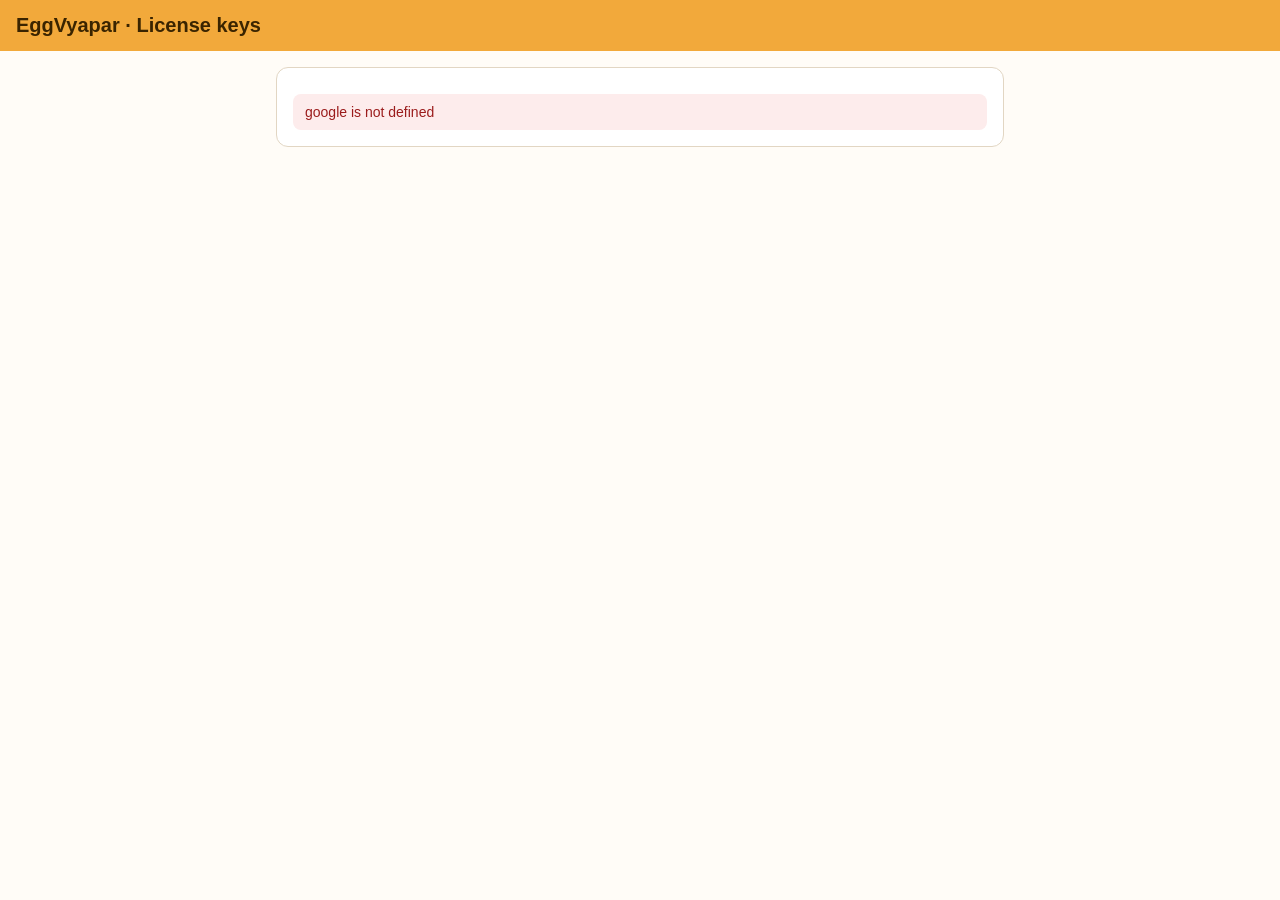
<file: license-web/Index.html>
<!DOCTYPE html>
<html>
<head>
  <base target="_top">
  <meta charset="utf-8">
  <style>
    :root { --brown: #7A4A00; --egg: #F2A93B; --cream: #FBF3E6; --ink: #1F242B; --muted: #5F6670; --rule: #E2D6C3; --bad: #9B1C1C; }
    * { box-sizing: border-box; }
    body { margin: 0; font-family: "Segoe UI", Roboto, Arial, sans-serif; color: var(--ink); background: #FFFCF7; }
    header { background: var(--egg); padding: 14px 16px; }
    header h1 { margin: 0; font-size: 20px; color: #3A2400; }
    main { max-width: 760px; margin: 0 auto; padding: 16px; }
    section { background: #fff; border: 1px solid var(--rule); border-radius: 12px; padding: 16px; margin-bottom: 16px; }
    h2 { margin: 0 0 10px; font-size: 17px; color: var(--brown); }
    label { display: block; font-size: 13px; color: var(--muted); margin: 10px 0 4px; }
    input, select { width: 100%; padding: 11px 12px; font-size: 16px; border: 1px solid var(--rule); border-radius: 8px; }
    .row { display: flex; gap: 12px; } .row > div { flex: 1; }
    button { margin-top: 14px; padding: 12px 18px; font-size: 16px; border: 0; border-radius: 22px; background: var(--brown); color: #fff; cursor: pointer; }
    button.secondary { background: #fff; color: var(--brown); border: 1px solid var(--brown); }
    button:disabled { opacity: .5; }
    .key { font-family: Consolas, monospace; font-size: 14px; word-break: break-all; background: var(--cream); border-radius: 8px; padding: 12px; margin-top: 10px; }
    .msg { margin-top: 10px; padding: 10px 12px; border-radius: 8px; font-size: 14px; }
    .msg.bad { background: #FDECEC; color: var(--bad); } .msg.ok { background: #EAF5EA; color: #1E5E22; }
    table { width: 100%; border-collapse: collapse; font-size: 13px; }
    th, td { text-align: left; padding: 7px 6px; border-bottom: 1px solid var(--rule); vertical-align: top; }
    th { color: var(--muted); font-weight: 600; }
    .small { font-size: 12px; color: var(--muted); }
    .actions { display: flex; gap: 8px; flex-wrap: wrap; }
  </style>
</head>
<body>
<header><h1>EggVyapar · License keys</h1></header>
<main>
  <section id="loading">Loading…</section>

  <section id="sell" hidden>
    <h2>New license (sell)</h2>
    <label for="customer">Customer name</label><input id="customer" autocomplete="off">
    <label for="shop">Shop name</label><input id="shop" autocomplete="off">
    <div class="row">
      <div><label for="phone">Phone (optional)</label><input id="phone" inputmode="tel" autocomplete="off"></div>
      <div><label for="max">Phones allowed</label><input id="max" type="number" min="1" max="255" value="1"></div>
    </div>
    <label for="device">Device code (from the customer's Activation screen)</label>
    <input id="device" placeholder="XXXX-XXXX-XXXX-XXXX" autocomplete="off" autocapitalize="characters">
    <button id="generate">Generate key</button>
    <div id="sellResult"></div>
  </section>

  <section id="more" hidden>
    <h2>Another phone for an existing license</h2>
    <label for="license">License</label><select id="license"></select>
    <label for="device2">Device code of the new phone</label>
    <input id="device2" placeholder="XXXX-XXXX-XXXX-XXXX" autocomplete="off" autocapitalize="characters">
    <div class="actions">
      <button id="generate2">Generate key</button>
      <button id="raise" class="secondary">Change phones allowed…</button>
    </div>
    <div id="moreResult"></div>
  </section>

  <section id="list" hidden>
    <h2>Licenses</h2>
    <p class="small">The same list is in the Google Sheet (tabs Licenses and Devices) — use File → Download for Excel.</p>
    <table><thead><tr><th>License</th><th>Customer · Shop</th><th>Phones</th><th></th></tr></thead><tbody id="rows"></tbody></table>
  </section>
</main>

<?!= include('Crypto'); ?>
<script>
  var signingKey = null, licenses = [];

  function $(id) { return document.getElementById(id); }
  function esc(s) { return String(s == null ? '' : s).replace(/[&<>"]/g, function (c) { return { '&': '&amp;', '<': '&lt;', '>': '&gt;', '"': '&quot;' }[c]; }); }
  function call(fn) {
    var args = Array.prototype.slice.call(arguments, 1);
    return new Promise(function (resolve, reject) {
      var runner = google.script.run.withSuccessHandler(resolve).withFailureHandler(function (e) { reject(new Error(e && e.message || e)); });
      runner[fn].apply(runner, args);
    });
  }

  function showKey(box, result, customer) {
    var text = 'Thank you for buying EggVyapar!\nYour lifetime license key (for this phone only):\n\n' + result.key +
      '\n\nIn the app: copy this key, tap "Paste from clipboard", then "Activate".\nSupport: Vinayak Metagoli, +91 7848971006';
    box.innerHTML = '<div class="msg ok">' + (result.existing ? 'This phone already had a key under ' : 'Key made for ') + esc(result.licenseId) +
      ' (' + esc(customer) + '). Send it to the customer:</div><div class="key" id="keyText">' + esc(result.key) + '</div>' +
      '<div class="actions"><button class="secondary" id="copyKey">Copy key</button>' +
      '<button id="waKey">Send on WhatsApp</button></div>';
    box.querySelector('#copyKey').onclick = function () { navigator.clipboard.writeText(result.key); this.textContent = 'Copied'; };
    box.querySelector('#waKey').onclick = function () { window.open('https://wa.me/?text=' + encodeURIComponent(text), '_blank'); };
  }

  function showError(box, e) { box.innerHTML = '<div class="msg bad">' + esc(e.message || e) + '</div>'; }

  async function issue(req, box, button) {
    button.disabled = true;
    box.innerHTML = '';
    try {
      var hash = EV.parseDeviceCode(req.deviceCode);
      if (!hash) throw new Error('That is not a Device code. It has 16 characters, like 7K2Q-M9XP-4RTD-H8WN. Copy it exactly as sent.');
      req.deviceCode = EV.deviceCode(hash);
      var plan = await call('prepare', req);
      var key = plan.existingKey;
      if (!key) {
        key = await EV.makeKey(signingKey, EV.parseLicenseId(plan.licenseId), plan.maxDevices, hash);
        licenses = await call('saveKey', plan.licenseId, plan.deviceCode, key);
        render();
      }
      showKey(box, { key: key, licenseId: plan.licenseId, existing: !!plan.existingKey }, plan.license.customer);
      return true;
    } catch (e) {
      showError(box, e);
      return false;
    } finally {
      button.disabled = false;
    }
  }

  function render() {
    $('license').innerHTML = licenses.map(function (l) {
      return '<option value="' + esc(l.id) + '">' + esc(l.id + ' · ' + l.customer + ' · ' + l.shop + ' (' + l.devices.length + '/' + l.maxDevices + ')') + '</option>';
    }).join('');
    $('more').hidden = licenses.length === 0;
    $('rows').innerHTML = licenses.map(function (l) {
      return '<tr><td>' + esc(l.id) + '<div class="small">' + esc(l.created.slice(0, 10)) + '</div></td><td>' + esc(l.customer) + '<div class="small">' +
        esc(l.shop) + (l.phone ? ' · ' + esc(l.phone) : '') + '</div></td><td>' + l.devices.length + ' / ' + l.maxDevices +
        '<div class="small">' + l.devices.map(function (d) { return esc(d.deviceCode); }).join('<br>') + '</div></td><td>' +
        (l.issued ? 'issued' : 'not issued') + '</td></tr>';
    }).join('') || '<tr><td colspan="4" class="small">No licenses yet.</td></tr>';
  }

  $('generate').onclick = async function () {
    var ok = await issue({
      customer: $('customer').value, shop: $('shop').value, phone: $('phone').value, maxDevices: Number($('max').value || 1),
      deviceCode: $('device').value, newLicenseId: EV.licenseIdText(EV.randomLicenseId()),
    }, $('sellResult'), this);
    if (ok) { $('customer').value = $('shop').value = $('phone').value = $('device').value = ''; $('max').value = 1; }
  };

  $('generate2').onclick = function () {
    issue({ licenseId: $('license').value, deviceCode: $('device2').value }, $('moreResult'), this);
  };

  $('raise').onclick = async function () {
    var id = $('license').value;
    var license = licenses.filter(function (l) { return l.id === id; })[0];
    var value = prompt('Phones allowed for ' + id + ' (' + license.customer + '), now ' + license.maxDevices + ':', license.maxDevices + 1);
    if (!value) return;
    try { licenses = await call('setLimit', id, Number(value)); render(); $('moreResult').innerHTML = '<div class="msg ok">Updated.</div>'; }
    catch (e) { showError($('moreResult'), e); }
  };

  call('bootstrap').then(async function (data) {
    signingKey = await EV.importSigningKey(data.signingKey);
    licenses = data.licenses;
    $('loading').hidden = true;
    $('sell').hidden = false; $('list').hidden = false;
    render();
  }).catch(function (e) { showError($('loading'), e); });
</script>
</body>
</html>
</file>
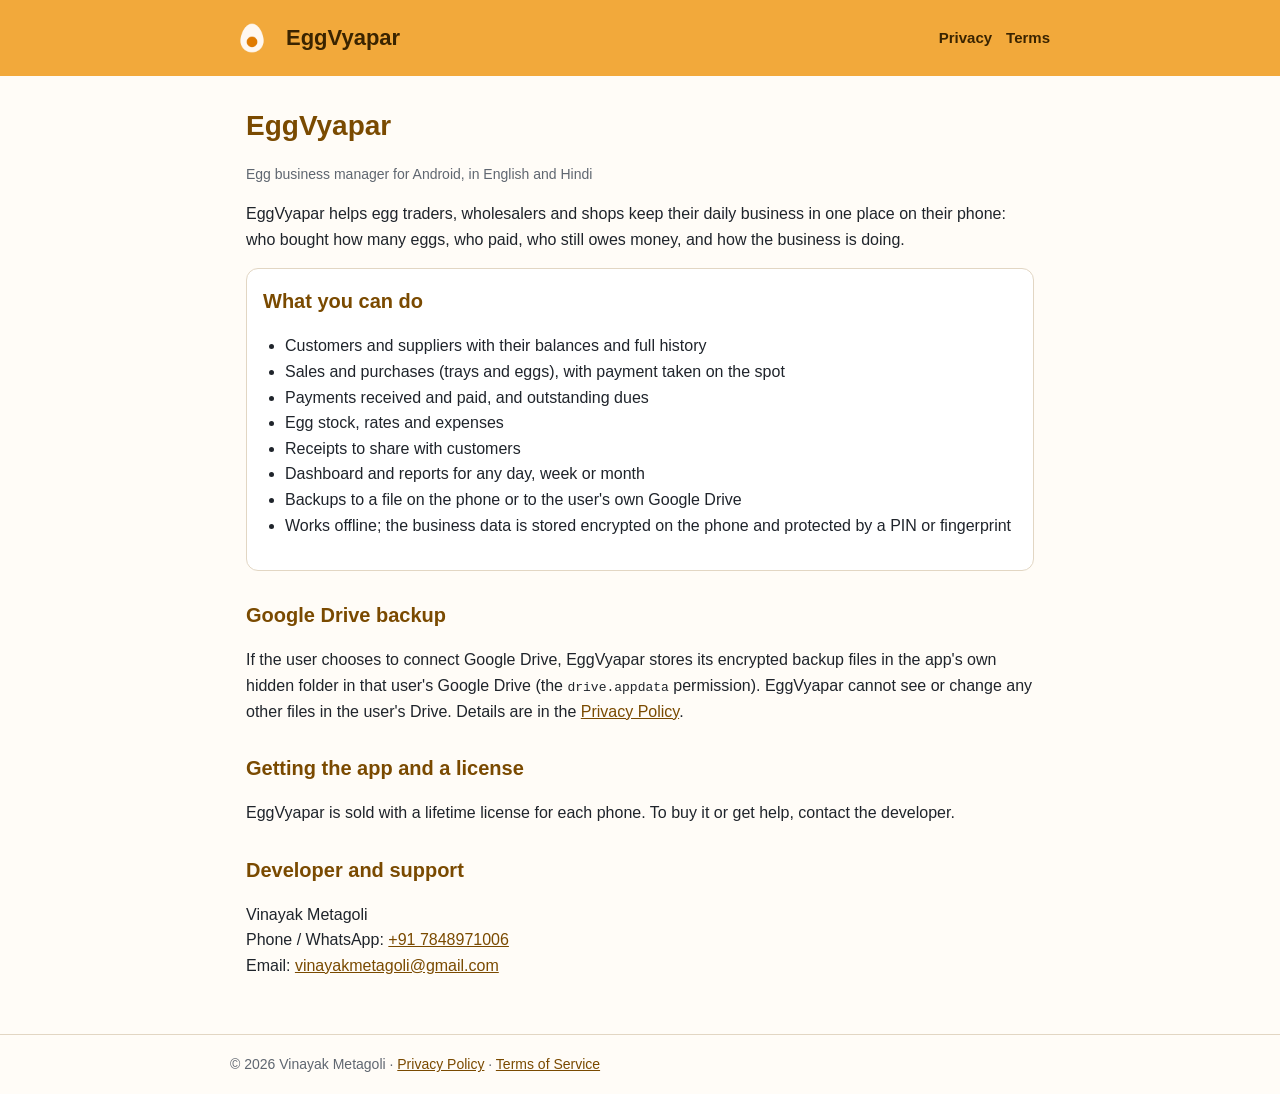
<file: website/index.html>
<!DOCTYPE html>
<html lang="en">
<head>
  <meta charset="utf-8">
  <meta name="viewport" content="width=device-width, initial-scale=1">
  <title>EggVyapar – Egg business manager for Android</title>
  <meta name="description" content="EggVyapar is an Android app for egg traders and shops: customers, sales, purchases, payments, dues, stock and reports.">
  <link rel="icon" href="logo.png">
  <link rel="stylesheet" href="style.css">
</head>
<body>
<header><div class="wrap">
  <img src="logo.png" alt="EggVyapar logo"><a href="./">EggVyapar</a>
  <nav><a href="privacy.html">Privacy</a><a href="terms.html">Terms</a></nav>
</div></header>
<main class="wrap">
  <h1>EggVyapar</h1>
  <p class="muted">Egg business manager for Android, in English and Hindi</p>

  <p>EggVyapar helps egg traders, wholesalers and shops keep their daily business in one place on their phone:
    who bought how many eggs, who paid, who still owes money, and how the business is doing.</p>

  <div class="card">
    <h2 style="margin-top:0">What you can do</h2>
    <ul>
      <li>Customers and suppliers with their balances and full history</li>
      <li>Sales and purchases (trays and eggs), with payment taken on the spot</li>
      <li>Payments received and paid, and outstanding dues</li>
      <li>Egg stock, rates and expenses</li>
      <li>Receipts to share with customers</li>
      <li>Dashboard and reports for any day, week or month</li>
      <li>Backups to a file on the phone or to the user's own Google Drive</li>
      <li>Works offline; the business data is stored encrypted on the phone and protected by a PIN or fingerprint</li>
    </ul>
  </div>

  <h2>Google Drive backup</h2>
  <p>If the user chooses to connect Google Drive, EggVyapar stores its encrypted backup files in the app's own hidden
    folder in that user's Google Drive (the <code>drive.appdata</code> permission). EggVyapar cannot see or change any
    other files in the user's Drive. Details are in the <a href="privacy.html">Privacy Policy</a>.</p>

  <h2>Getting the app and a license</h2>
  <p>EggVyapar is sold with a lifetime license for each phone. To buy it or get help, contact the developer.</p>

  <h2>Developer and support</h2>
  <p>Vinayak Metagoli<br>
    Phone / WhatsApp: <a href="tel:+917848971006">+91 7848971006</a><br>
    Email: <a href="mailto:vinayakmetagoli@gmail.com">vinayakmetagoli@gmail.com</a></p>
</main>
<footer><div class="wrap">© 2026 Vinayak Metagoli · <a href="privacy.html">Privacy Policy</a> · <a href="terms.html">Terms of Service</a></div></footer>
</body>
</html>
</file>
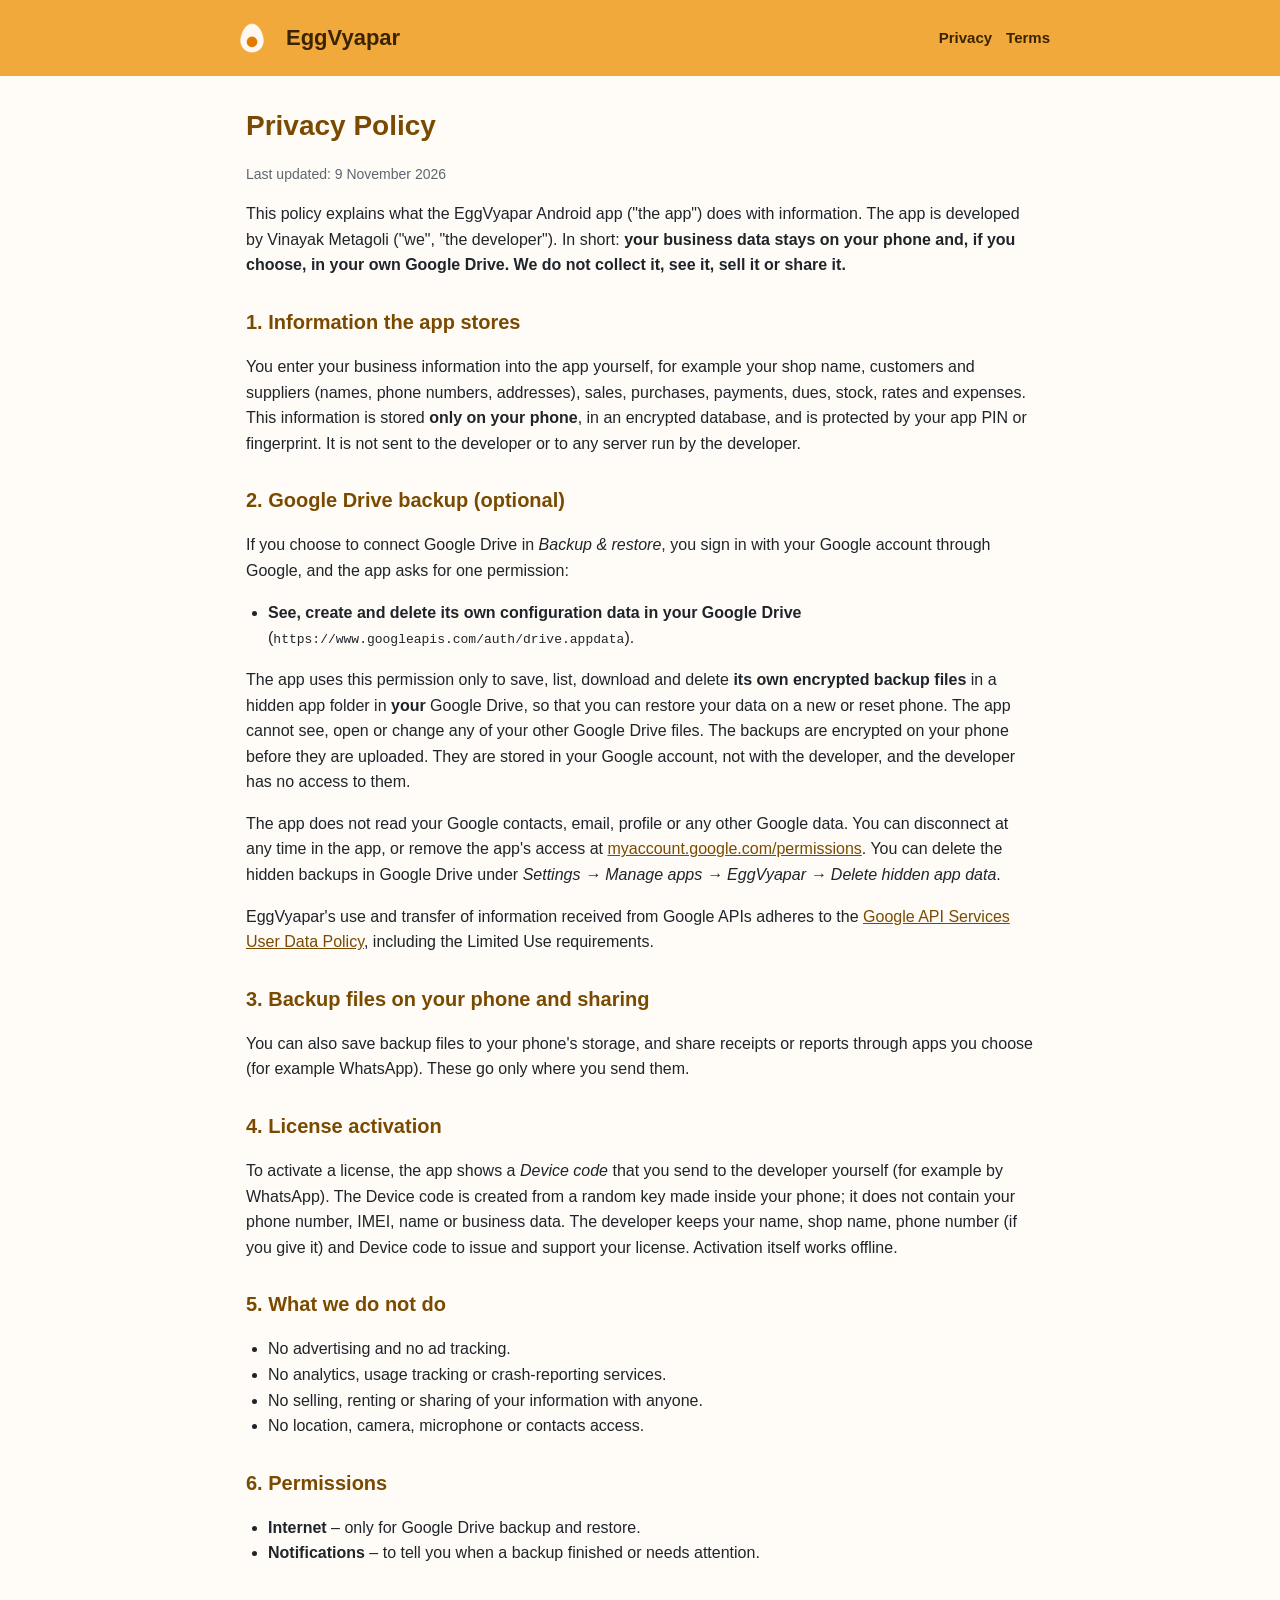
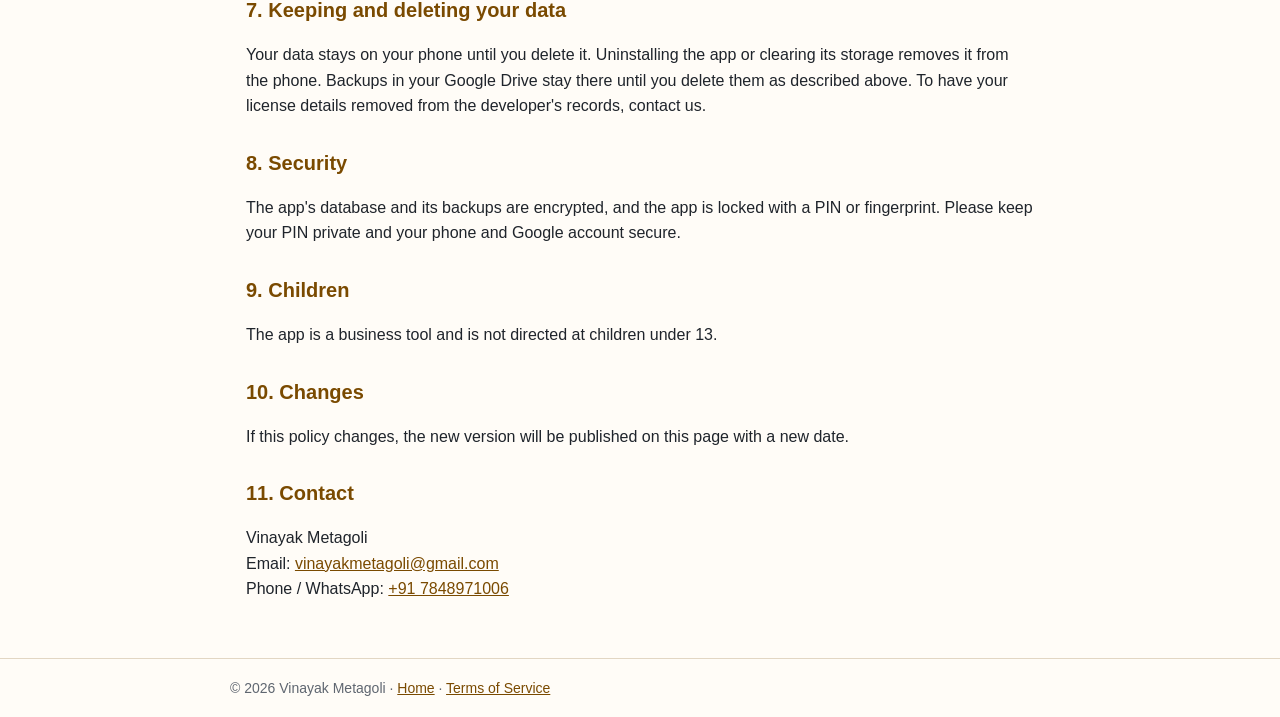
<file: website/privacy.html>
<!DOCTYPE html>
<html lang="en">
<head>
  <meta charset="utf-8">
  <meta name="viewport" content="width=device-width, initial-scale=1">
  <title>Privacy Policy – EggVyapar</title>
  <link rel="icon" href="logo.png">
  <link rel="stylesheet" href="style.css">
</head>
<body>
<header><div class="wrap">
  <img src="logo.png" alt="EggVyapar logo"><a href="./">EggVyapar</a>
  <nav><a href="privacy.html">Privacy</a><a href="terms.html">Terms</a></nav>
</div></header>
<main class="wrap">
  <h1>Privacy Policy</h1>
  <p class="muted">Last updated: 9 November 2026</p>

  <p>This policy explains what the EggVyapar Android app ("the app") does with information. The app is developed by
    Vinayak Metagoli ("we", "the developer"). In short: <strong>your business data stays on your phone and, if you
    choose, in your own Google Drive. We do not collect it, see it, sell it or share it.</strong></p>

  <h2>1. Information the app stores</h2>
  <p>You enter your business information into the app yourself, for example your shop name, customers and suppliers
    (names, phone numbers, addresses), sales, purchases, payments, dues, stock, rates and expenses. This information is
    stored <strong>only on your phone</strong>, in an encrypted database, and is protected by your app PIN or
    fingerprint. It is not sent to the developer or to any server run by the developer.</p>

  <h2>2. Google Drive backup (optional)</h2>
  <p>If you choose to connect Google Drive in <em>Backup &amp; restore</em>, you sign in with your Google account
    through Google, and the app asks for one permission:</p>
  <ul>
    <li><strong>See, create and delete its own configuration data in your Google Drive</strong>
      (<code>https://www.googleapis.com/auth/drive.appdata</code>).</li>
  </ul>
  <p>The app uses this permission only to save, list, download and delete <strong>its own encrypted backup files</strong>
    in a hidden app folder in <strong>your</strong> Google Drive, so that you can restore your data on a new or reset phone.
    The app cannot see, open or change any of your other Google Drive files. The backups are encrypted on your phone
    before they are uploaded. They are stored in your Google account, not with the developer, and the developer has no
    access to them.</p>
  <p>The app does not read your Google contacts, email, profile or any other Google data. You can disconnect at any time
    in the app, or remove the app's access at <a href="https://myaccount.google.com/permissions">myaccount.google.com/permissions</a>.
    You can delete the hidden backups in Google Drive under <em>Settings → Manage apps → EggVyapar → Delete hidden app data</em>.</p>
  <p>EggVyapar's use and transfer of information received from Google APIs adheres to the
    <a href="https://developers.google.com/terms/api-services-user-data-policy">Google API Services User Data Policy</a>,
    including the Limited Use requirements.</p>

  <h2>3. Backup files on your phone and sharing</h2>
  <p>You can also save backup files to your phone's storage, and share receipts or reports through apps you choose (for
    example WhatsApp). These go only where you send them.</p>

  <h2>4. License activation</h2>
  <p>To activate a license, the app shows a <em>Device code</em> that you send to the developer yourself (for example by
    WhatsApp). The Device code is created from a random key made inside your phone; it does not contain your phone
    number, IMEI, name or business data. The developer keeps your name, shop name, phone number (if you give it) and
    Device code to issue and support your license. Activation itself works offline.</p>

  <h2>5. What we do not do</h2>
  <ul>
    <li>No advertising and no ad tracking.</li>
    <li>No analytics, usage tracking or crash-reporting services.</li>
    <li>No selling, renting or sharing of your information with anyone.</li>
    <li>No location, camera, microphone or contacts access.</li>
  </ul>

  <h2>6. Permissions</h2>
  <ul>
    <li><strong>Internet</strong> – only for Google Drive backup and restore.</li>
    <li><strong>Notifications</strong> – to tell you when a backup finished or needs attention.</li>
  </ul>

  <h2>7. Keeping and deleting your data</h2>
  <p>Your data stays on your phone until you delete it. Uninstalling the app or clearing its storage removes it from the
    phone. Backups in your Google Drive stay there until you delete them as described above. To have your license
    details removed from the developer's records, contact us.</p>

  <h2>8. Security</h2>
  <p>The app's database and its backups are encrypted, and the app is locked with a PIN or fingerprint. Please keep your
    PIN private and your phone and Google account secure.</p>

  <h2>9. Children</h2>
  <p>The app is a business tool and is not directed at children under 13.</p>

  <h2>10. Changes</h2>
  <p>If this policy changes, the new version will be published on this page with a new date.</p>

  <h2>11. Contact</h2>
  <p>Vinayak Metagoli<br>
    Email: <a href="mailto:vinayakmetagoli@gmail.com">vinayakmetagoli@gmail.com</a><br>
    Phone / WhatsApp: <a href="tel:+917848971006">+91 7848971006</a></p>
</main>
<footer><div class="wrap">© 2026 Vinayak Metagoli · <a href="./">Home</a> · <a href="terms.html">Terms of Service</a></div></footer>
</body>
</html>
</file>
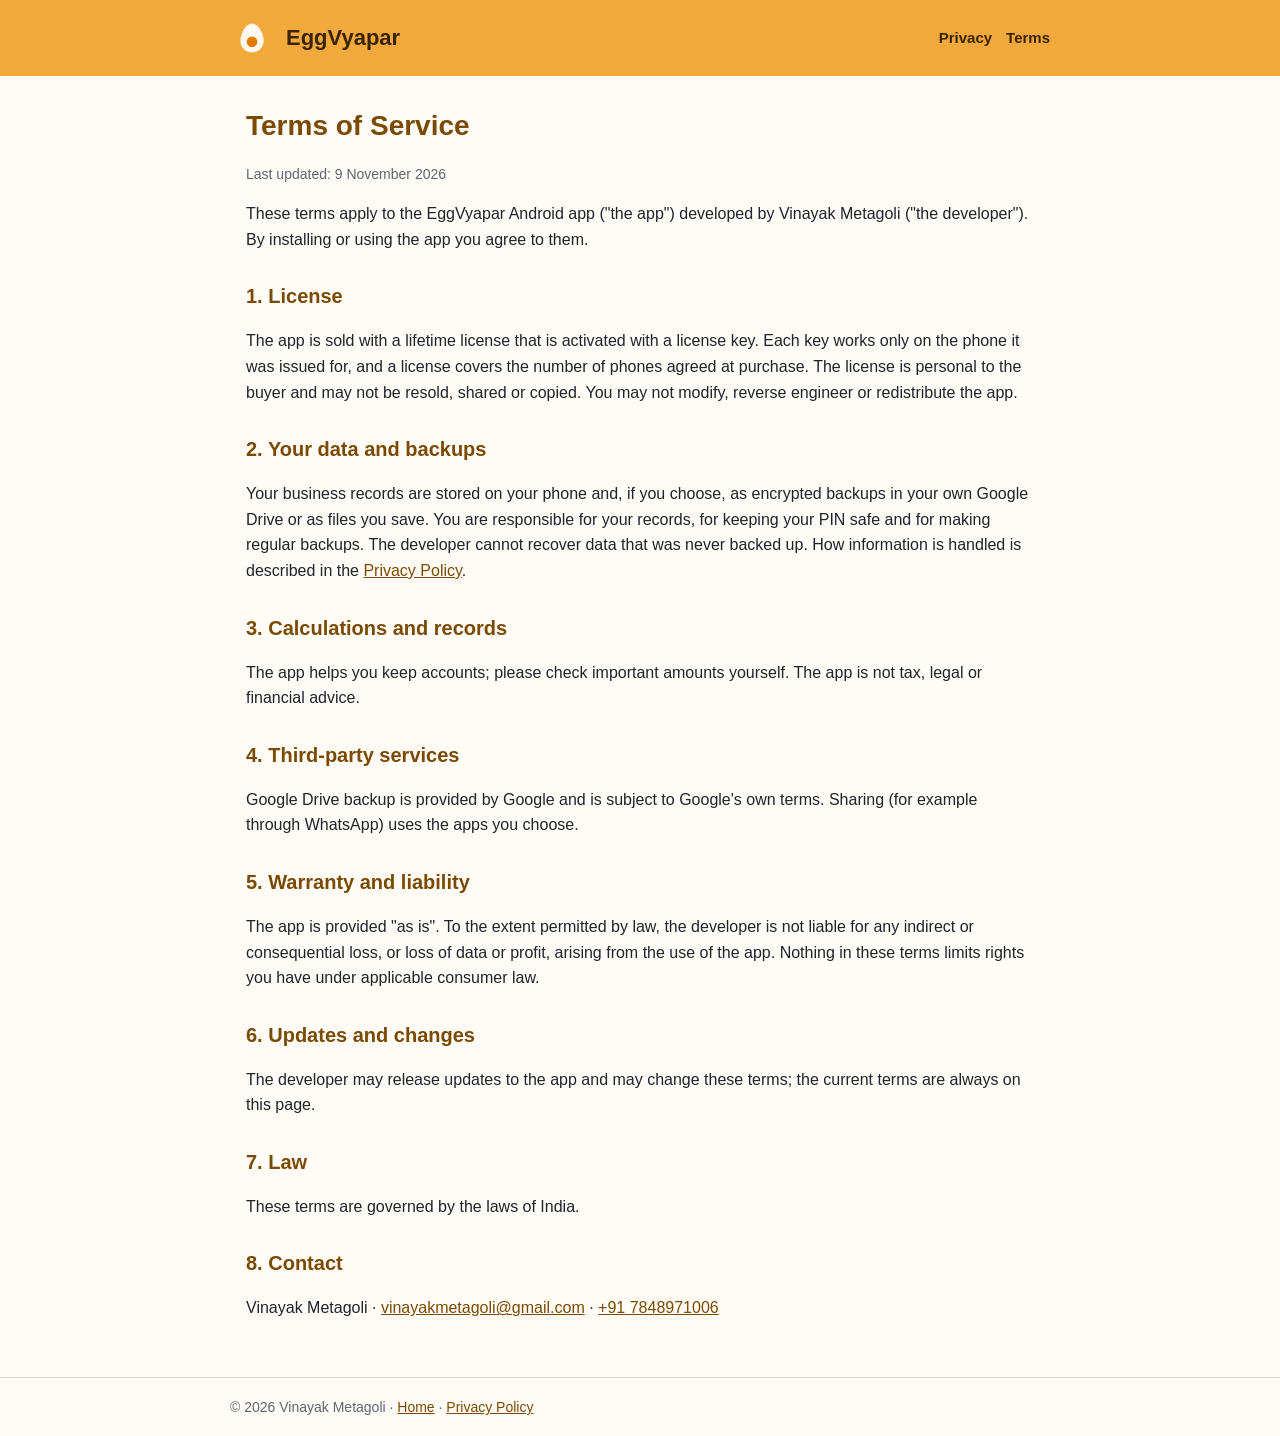
<file: website/terms.html>
<!DOCTYPE html>
<html lang="en">
<head>
  <meta charset="utf-8">
  <meta name="viewport" content="width=device-width, initial-scale=1">
  <title>Terms of Service – EggVyapar</title>
  <link rel="icon" href="logo.png">
  <link rel="stylesheet" href="style.css">
</head>
<body>
<header><div class="wrap">
  <img src="logo.png" alt="EggVyapar logo"><a href="./">EggVyapar</a>
  <nav><a href="privacy.html">Privacy</a><a href="terms.html">Terms</a></nav>
</div></header>
<main class="wrap">
  <h1>Terms of Service</h1>
  <p class="muted">Last updated: 9 November 2026</p>

  <p>These terms apply to the EggVyapar Android app ("the app") developed by Vinayak Metagoli ("the developer").
    By installing or using the app you agree to them.</p>

  <h2>1. License</h2>
  <p>The app is sold with a lifetime license that is activated with a license key. Each key works only on the phone it
    was issued for, and a license covers the number of phones agreed at purchase. The license is personal to the buyer and
    may not be resold, shared or copied. You may not modify, reverse engineer or redistribute the app.</p>

  <h2>2. Your data and backups</h2>
  <p>Your business records are stored on your phone and, if you choose, as encrypted backups in your own Google Drive or
    as files you save. You are responsible for your records, for keeping your PIN safe and for making regular backups.
    The developer cannot recover data that was never backed up. How information is handled is described in the
    <a href="privacy.html">Privacy Policy</a>.</p>

  <h2>3. Calculations and records</h2>
  <p>The app helps you keep accounts; please check important amounts yourself. The app is not tax, legal or financial
    advice.</p>

  <h2>4. Third-party services</h2>
  <p>Google Drive backup is provided by Google and is subject to Google's own terms. Sharing (for example through
    WhatsApp) uses the apps you choose.</p>

  <h2>5. Warranty and liability</h2>
  <p>The app is provided "as is". To the extent permitted by law, the developer is not liable for any indirect or
    consequential loss, or loss of data or profit, arising from the use of the app. Nothing in these terms limits rights
    you have under applicable consumer law.</p>

  <h2>6. Updates and changes</h2>
  <p>The developer may release updates to the app and may change these terms; the current terms are always on this
    page.</p>

  <h2>7. Law</h2>
  <p>These terms are governed by the laws of India.</p>

  <h2>8. Contact</h2>
  <p>Vinayak Metagoli · <a href="mailto:vinayakmetagoli@gmail.com">vinayakmetagoli@gmail.com</a> ·
    <a href="tel:+917848971006">+91 7848971006</a></p>
</main>
<footer><div class="wrap">© 2026 Vinayak Metagoli · <a href="./">Home</a> · <a href="privacy.html">Privacy Policy</a></div></footer>
</body>
</html>
</file>
<file: website/style.css>
:root { --egg: #F2A93B; --brown: #7A4A00; --ink: #1F242B; --muted: #5F6670; --rule: #E2D6C3; --bg: #FFFCF7; }
* { box-sizing: border-box; }
body { margin: 0; font-family: "Segoe UI", Roboto, Arial, sans-serif; color: var(--ink); background: var(--bg); line-height: 1.6; }
header { background: var(--egg); padding: 16px; }
header .wrap { display: flex; align-items: center; gap: 12px; }
header img { width: 44px; height: 44px; border-radius: 10px; }
header a { color: #3A2400; text-decoration: none; font-size: 22px; font-weight: 700; }
nav { margin-left: auto; display: flex; gap: 14px; flex-wrap: wrap; }
nav a { font-size: 15px; font-weight: 600; }
.wrap { max-width: 820px; margin: 0 auto; }
main { padding: 20px 16px 40px; }
h1 { color: var(--brown); font-size: 28px; margin: 8px 0 4px; }
h2 { color: var(--brown); font-size: 20px; margin: 28px 0 6px; }
.muted { color: var(--muted); font-size: 14px; }
ul { padding-left: 22px; }
.card { background: #fff; border: 1px solid var(--rule); border-radius: 12px; padding: 16px; margin: 14px 0; }
footer { border-top: 1px solid var(--rule); padding: 18px 16px; font-size: 14px; color: var(--muted); }
footer a, main a { color: var(--brown); }
</file>
